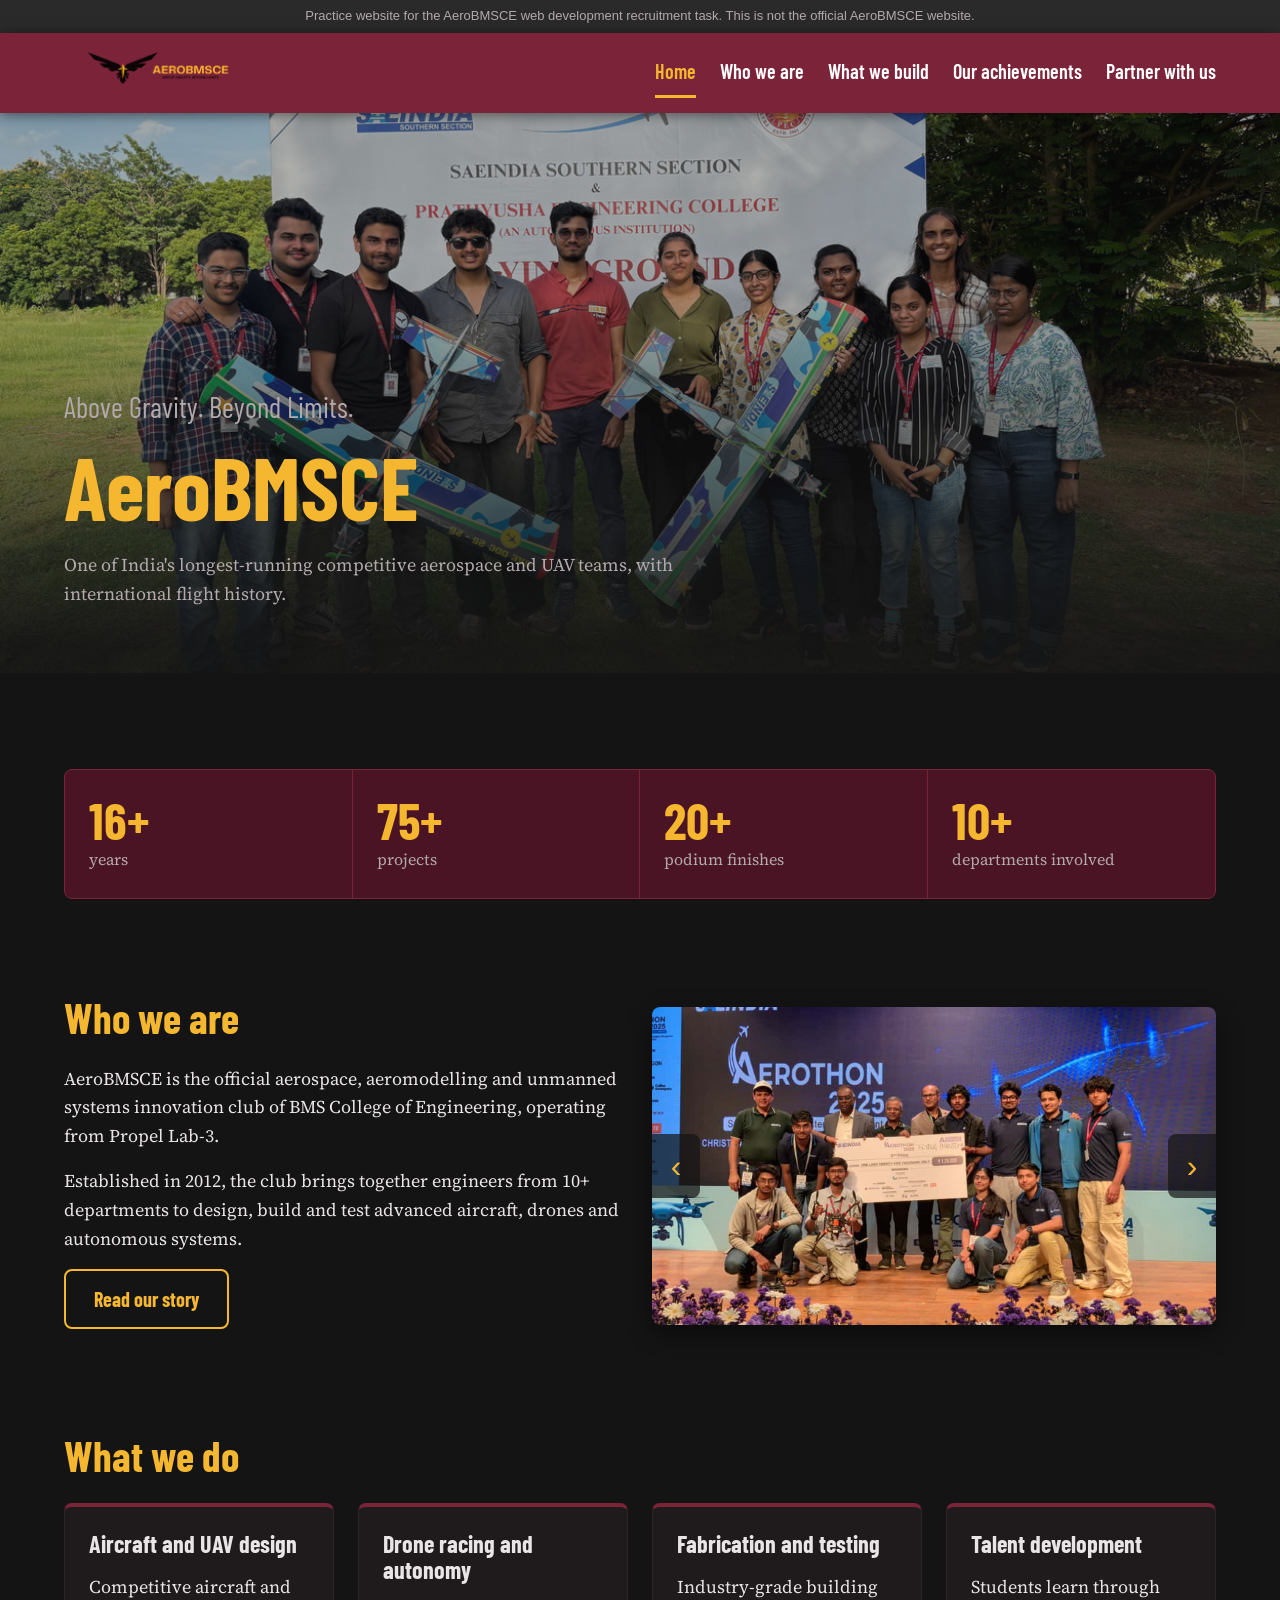
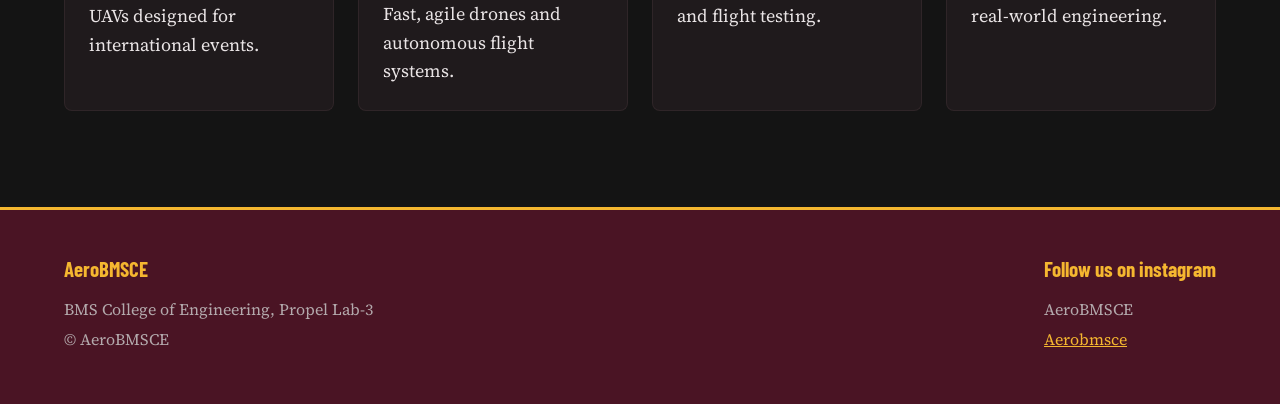
<file: index.html>
<!DOCTYPE html>
<html lang="en">
<head>
  <meta charset="utf-8">
  <meta name="viewport" content="width=device-width, initial-scale=1">
  <meta name="robots" content="noindex">
  <title>AeroBMSCE | Above Gravity, Beyond Limits</title>

  <!-- Fonts: Barlow Condensed (headings) + Source Serif 4 (text) -->
  <link rel="preconnect" href="https://fonts.googleapis.com">
  <link rel="preconnect" href="https://fonts.gstatic.com" crossorigin>
  <link href="https://fonts.googleapis.com/css2?family=Barlow+Condensed:wght@600;700&family=Source+Serif+4:wght@400;600&display=swap" rel="stylesheet">

  <link rel="stylesheet" href="style.css">
  <script src="script.js" defer></script>
</head>
<body>

  <div class="notice">Practice website for the AeroBMSCE web development recruitment task. This is not the official AeroBMSCE website.</div>

  <!-- ===== NAVIGATION (copy this exact block to every page) ===== -->
  <header class="site-header">
    <div class="container">
      <a class="logo" href="index.html"><img src="images/header-logo.png" alt="AeroBMSCE logo"></a>
      <nav class="nav">
        <a href="index.html" class="active">Home</a>
        <a href="who-we-are.html">Who we are</a>
        <a href="what-we-build.html">What we build</a>
        <a href="achievements.html">Our achievements</a>
        <a href="partner.html">Partner with us</a>
      </nav>
    </div>
  </header>

  <main>

    <!-- ===== HERO ===== -->
    <section class="hero">
      <div class="container">
        <p class="tagline">Above Gravity. Beyond Limits.</p>
        <h1>AeroBMSCE</h1>
        <p>One of India's longest-running competitive aerospace and UAV teams, with international flight history.</p>
      </div>
    </section>

    <!-- ===== NUMBERS ===== -->
    <section class="section">
      <div class="container">
        <div class="stats">
          <div class="stat"><strong>16+</strong><span>years</span></div>
          <div class="stat"><strong>75+</strong><span>projects</span></div>
          <div class="stat"><strong>20+</strong><span>podium finishes</span></div>
          <div class="stat"><strong>10+</strong><span>departments involved</span></div>
        </div>
      </div>
    </section>

    <!-- ===== INTRO ===== -->
    <section class="section">
      <div class="container grid grid-2">
        <div>
          <h2>Who we are</h2>
          <p>AeroBMSCE is the official aerospace, aeromodelling and unmanned systems innovation club of BMS College of Engineering, operating from Propel Lab-3.</p>
          <p>Established in 2012, the club brings together engineers from 10+ departments to design, build and test advanced aircraft, drones and autonomous systems.</p>
          <a class="btn btn-outline" href="who-we-are.html">Read our story</a>
        </div>
        <div class="slideshow" id="slideshow">
          <img id="slide" src="images/photo1.jpg" alt="AeroBMSCE aircraft and team photo">
          <button class="prev" aria-label="Previous photo">&#8249;</button>
          <button class="next" aria-label="Next photo">&#8250;</button>
        </div>
      </div>
    </section>

    <!-- ===== WHAT WE DO ===== -->
    <section class="section">
      <div class="container">
        <h2>What we do</h2>
        <div class="grid grid-4">
          <div class="card"><h3>Aircraft and UAV design</h3><p>Competitive aircraft and UAVs designed for international events.</p></div>
          <div class="card"><h3>Drone racing and autonomy</h3><p>Fast, agile drones and autonomous flight systems.</p></div>
          <div class="card"><h3>Fabrication and testing</h3><p>Industry-grade building and flight testing.</p></div>
          <div class="card"><h3>Talent development</h3><p>Students learn through real-world engineering.</p></div>
        </div>
      </div>
    </section>

  </main>

  <!-- ===== FOOTER (copy this exact block to every page) ===== -->
  <footer class="site-footer">
    <div class="container">
      <div>
        <h3>AeroBMSCE</h3>
        <p>BMS College of Engineering, Propel Lab-3</p>
        <p>&copy; AeroBMSCE</p>
      </div>
      <div>
        <h3>Follow us on instagram</h3>
        <p>AeroBMSCE</p>
        <p><a href="https://www.instagram.com/bmsceaero/">Aerobmsce</a></p>
      </div>
    </div>
  </footer>

</body>
</html>
</file>
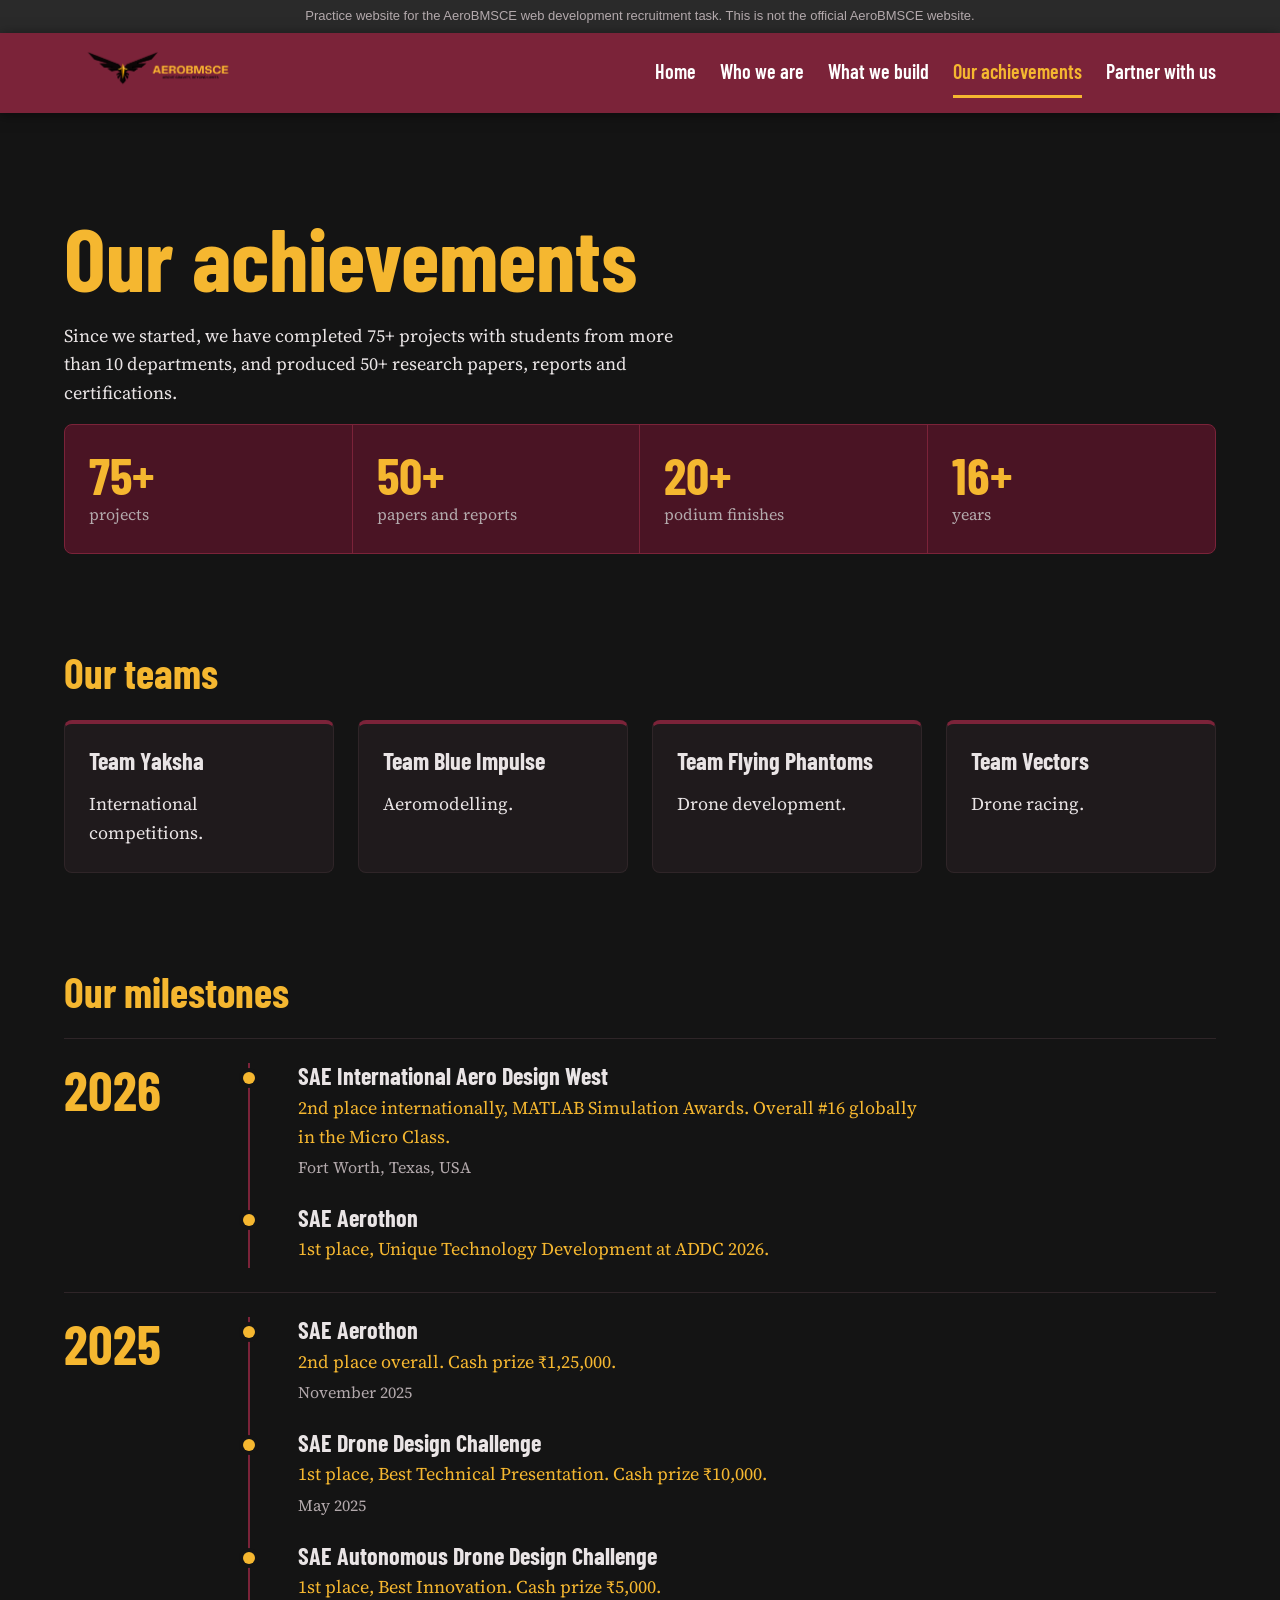
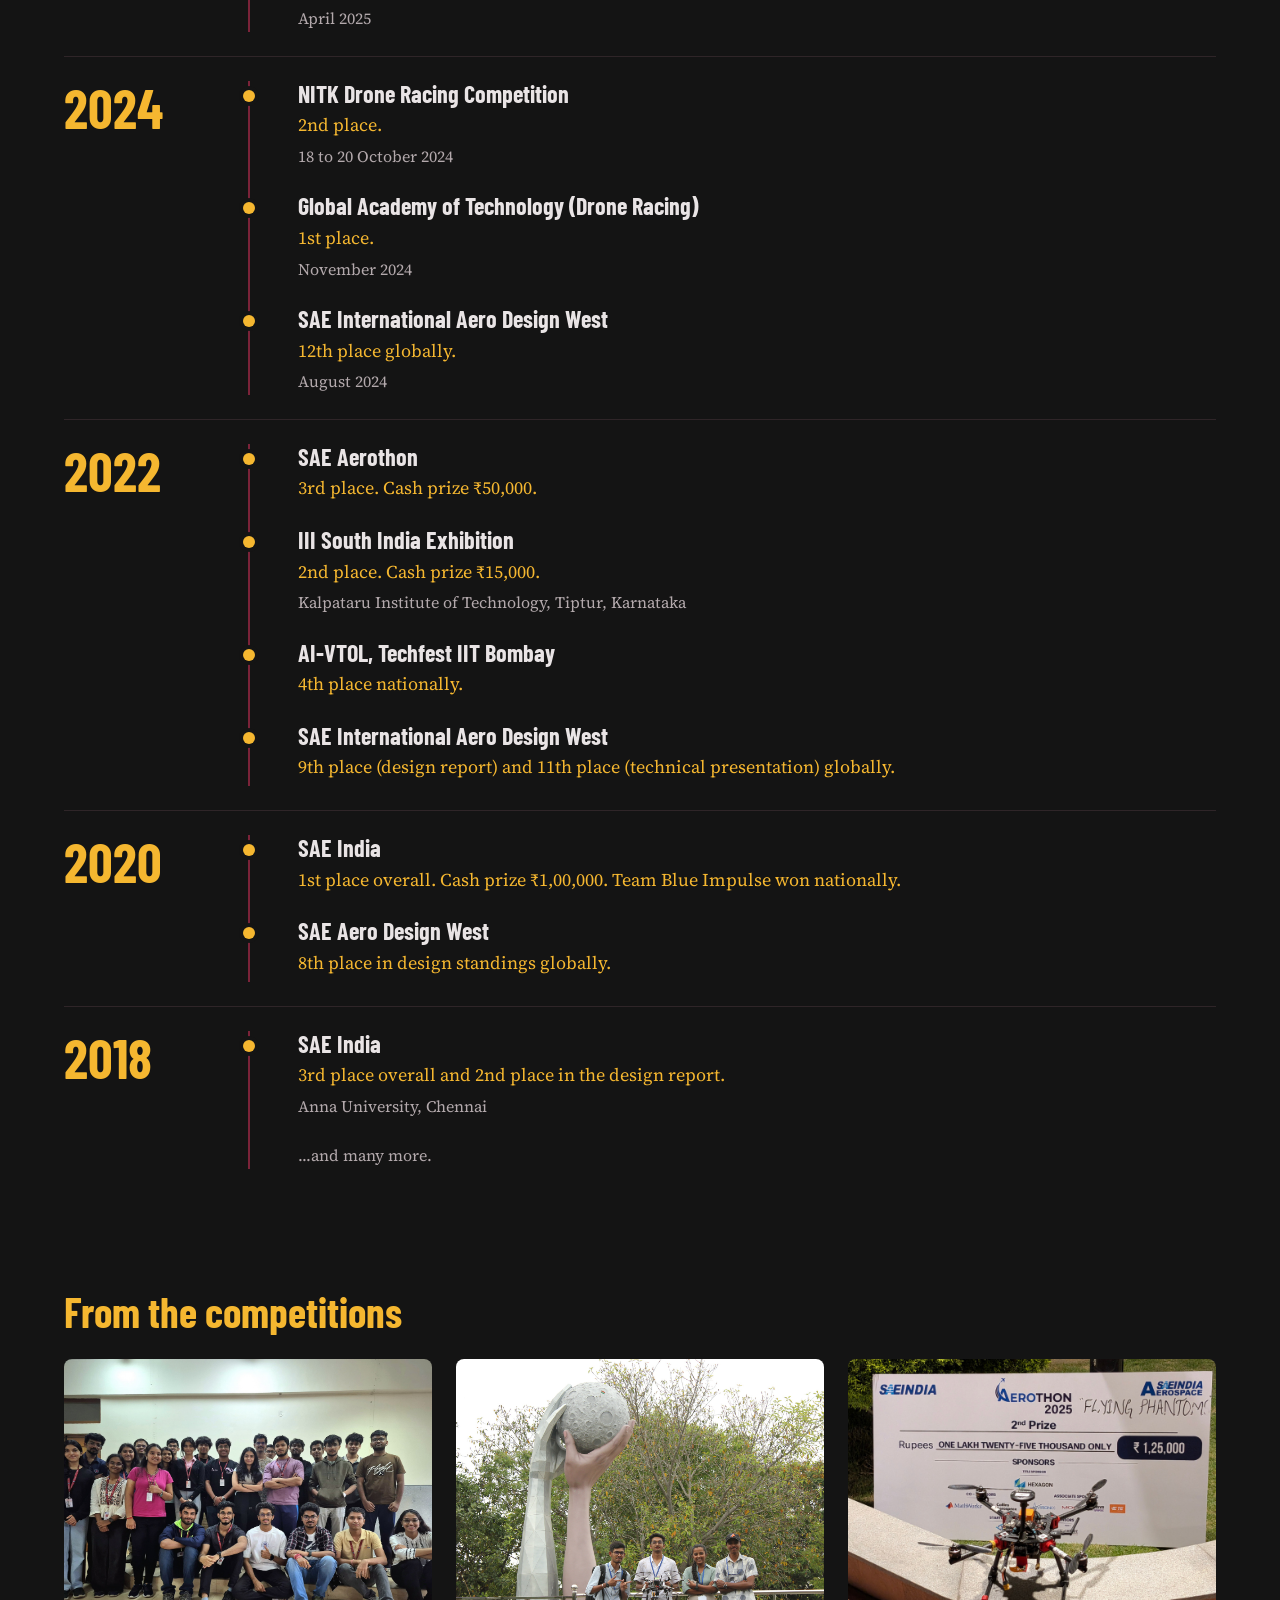
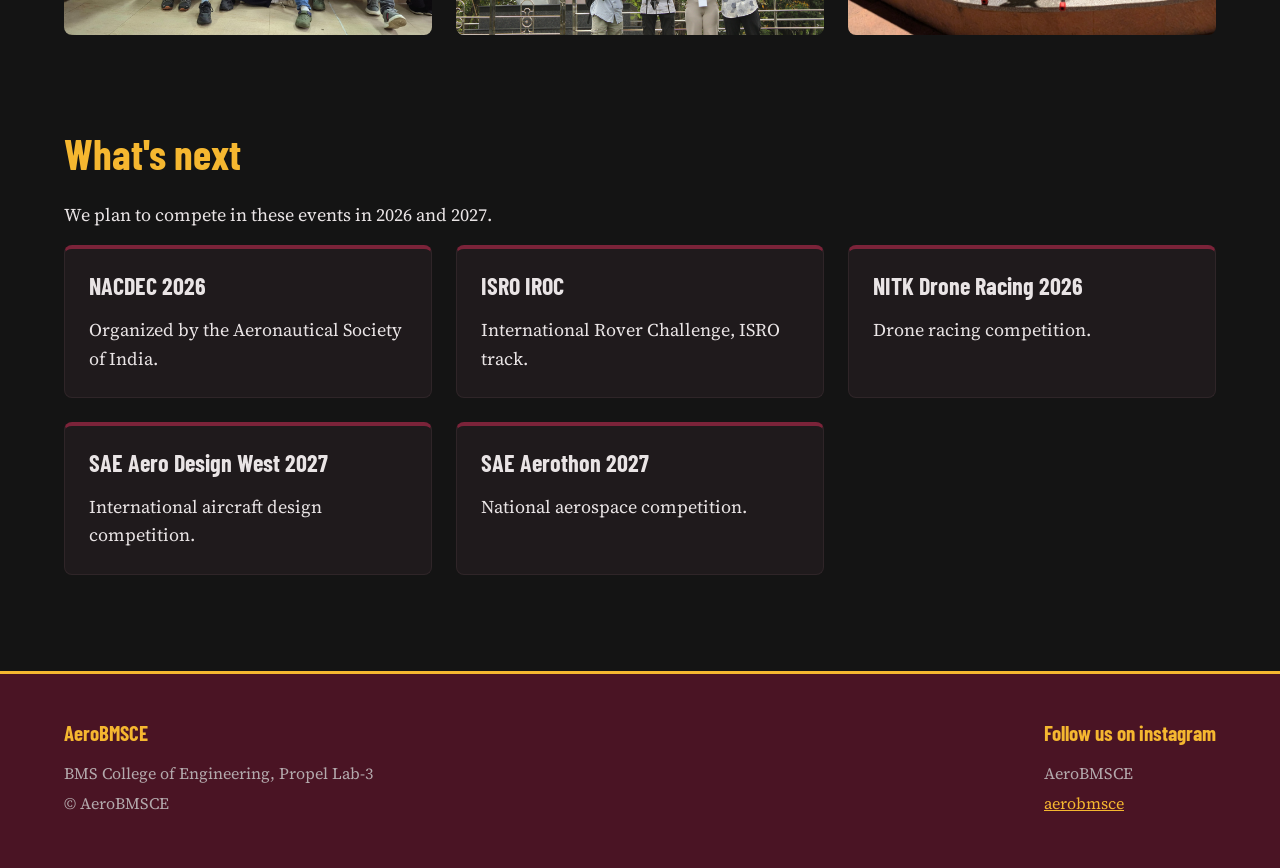
<file: achievements.html>
<!DOCTYPE html>
<html lang="en">
<head>
  <meta charset="utf-8">
  <meta name="viewport" content="width=device-width, initial-scale=1">
  <meta name="robots" content="noindex">
  <title>Our achievements | AeroBMSCE</title>

  <link rel="preconnect" href="https://fonts.googleapis.com">
  <link rel="preconnect" href="https://fonts.gstatic.com" crossorigin>
  <link href="https://fonts.googleapis.com/css2?family=Barlow+Condensed:wght@600;700&family=Source+Serif+4:wght@400;600&display=swap" rel="stylesheet">

  <link rel="stylesheet" href="style.css">
</head>
<body>

  <div class="notice">Practice website for the AeroBMSCE web development recruitment task. This is not the official AeroBMSCE website.</div>

  <!-- ===== NAVIGATION ===== -->
  <header class="site-header">
    <div class="container">
      <a class="logo" href="index.html"><img src="images/header-logo.png" alt="AeroBMSCE logo"></a>
      <nav class="nav">
        <a href="index.html">Home</a>
        <a href="who-we-are.html">Who we are</a>
        <a href="what-we-build.html">What we build</a>
        <a href="achievements.html" class="active">Our achievements</a>
        <a href="partner.html">Partner with us</a>
      </nav>
    </div>
  </header>

  <main>

    <!-- ===== TITLE + NUMBERS ===== -->
    <section class="section">
      <div class="container">
        <h1>Our achievements</h1>
        <p>Since we started, we have completed 75+ projects with students from more than 10 departments, and produced 50+ research papers, reports and certifications.</p>
        <div class="stats">
          <div class="stat"><strong>75+</strong><span>projects</span></div>
          <div class="stat"><strong>50+</strong><span>papers and reports</span></div>
          <div class="stat"><strong>20+</strong><span>podium finishes</span></div>
          <div class="stat"><strong>16+</strong><span>years</span></div>
        </div>
      </div>
    </section>

    <!-- ===== OUR TEAMS ===== -->
    <section class="section">
      <div class="container">
        <h2>Our teams</h2>
        <div class="grid grid-4">
          <div class="card"><h3>Team Yaksha</h3><p>International competitions.</p></div>
          <div class="card"><h3>Team Blue Impulse</h3><p>Aeromodelling.</p></div>
          <div class="card"><h3>Team Flying Phantoms</h3><p>Drone development.</p></div>
          <div class="card"><h3>Team Vectors</h3><p>Drone racing.</p></div>
        </div>
      </div>
    </section>

    <!-- ===== MILESTONES BY YEAR ===== -->
    <section class="section">
      <div class="container">
        <h2>Our milestones</h2>

        <div class="year-block">
          <div class="year">2026</div>
          <div>
            <div class="entry">
              <h3>SAE International Aero Design West</h3>
              <p class="result">2nd place internationally, MATLAB Simulation Awards. Overall #16 globally in the Micro Class.</p>
              <p class="meta">Fort Worth, Texas, USA</p>
            </div>
            <div class="entry">
              <h3>SAE Aerothon</h3>
              <p class="result">1st place, Unique Technology Development at ADDC 2026.</p>
            </div>
          </div>
        </div>

        <div class="year-block">
          <div class="year">2025</div>
          <div>
            <div class="entry">
              <h3>SAE Aerothon</h3>
              <p class="result">2nd place overall. Cash prize ₹1,25,000.</p>
              <p class="meta">November 2025</p>
            </div>
            <div class="entry">
              <h3>SAE Drone Design Challenge</h3>
              <p class="result">1st place, Best Technical Presentation. Cash prize ₹10,000.</p>
              <p class="meta">May 2025</p>
            </div>
            <div class="entry">
              <h3>SAE Autonomous Drone Design Challenge</h3>
              <p class="result">1st place, Best Innovation. Cash prize ₹5,000.</p>
              <p class="meta">April 2025</p>
            </div>
          </div>
        </div>

        <div class="year-block">
          <div class="year">2024</div>
          <div>
            <div class="entry">
              <h3>NITK Drone Racing Competition</h3>
              <p class="result">2nd place.</p>
              <p class="meta">18 to 20 October 2024</p>
            </div>
            <div class="entry">
              <h3>Global Academy of Technology (Drone Racing)</h3>
              <p class="result">1st place.</p>
              <p class="meta">November 2024</p>
            </div>
            <div class="entry">
              <h3>SAE International Aero Design West</h3>
              <p class="result">12th place globally.</p>
              <p class="meta">August 2024</p>
            </div>
          </div>
        </div>

        <div class="year-block">
          <div class="year">2022</div>
          <div>
            <div class="entry">
              <h3>SAE Aerothon</h3>
              <p class="result">3rd place. Cash prize ₹50,000.</p>
            </div>
            <div class="entry">
              <h3>III South India Exhibition</h3>
              <p class="result">2nd place. Cash prize ₹15,000.</p>
              <p class="meta">Kalpataru Institute of Technology, Tiptur, Karnataka</p>
            </div>
            <div class="entry">
              <h3>AI-VTOL, Techfest IIT Bombay</h3>
              <p class="result">4th place nationally.</p>
            </div>
            <div class="entry">
              <h3>SAE International Aero Design West</h3>
              <p class="result">9th place (design report) and 11th place (technical presentation) globally.</p>
            </div>
          </div>
        </div>

        <div class="year-block">
          <div class="year">2020</div>
          <div>
            <div class="entry">
              <h3>SAE India</h3>
              <p class="result">1st place overall. Cash prize ₹1,00,000. Team Blue Impulse won nationally.</p>
            </div>
            <div class="entry">
              <h3>SAE Aero Design West</h3>
              <p class="result">8th place in design standings globally.</p>
            </div>
          </div>
        </div>

        <div class="year-block">
          <div class="year">2018</div>
          <div>
            <div class="entry">
              <h3>SAE India</h3>
              <p class="result">3rd place overall and 2nd place in the design report.</p>
              <p class="meta">Anna University, Chennai</p>
            </div>
            <p class="meta">...and many more.</p>
          </div>
        </div>
      </div>
    </section>

    <!-- ===== PHOTOS ===== -->
    <section class="section">
      <div class="container">
        <h2>From the competitions</h2>
        <div class="grid grid-3 gallery">
          <img src="images/photo5.jpg" alt="AeroBMSCE at a competition">
          <img src="images/photo6.jpg" alt="AeroBMSCE team with aircraft">
          <img src="images/photo7.jpg" alt="AeroBMSCE aircraft being tested">
        </div>
      </div>
    </section>

    <!-- ===== WHAT'S NEXT ===== -->
    <section class="section">
      <div class="container">
        <h2>What's next</h2>
        <p>We plan to compete in these events in 2026 and 2027.</p>
        <div class="grid grid-3">
          <div class="card"><h3>NACDEC 2026</h3><p>Organized by the Aeronautical Society of India.</p></div>
          <div class="card"><h3>ISRO IROC</h3><p>International Rover Challenge, ISRO track.</p></div>
          <div class="card"><h3>NITK Drone Racing 2026</h3><p>Drone racing competition.</p></div>
          <div class="card"><h3>SAE Aero Design West 2027</h3><p>International aircraft design competition.</p></div>
          <div class="card"><h3>SAE Aerothon 2027</h3><p>National aerospace competition.</p></div>
        </div>
      </div>
    </section>

  </main>

  <!-- ===== FOOTER ===== -->
  <footer class="site-footer">
    <div class="container">
      <div>
        <h3>AeroBMSCE</h3>
        <p>BMS College of Engineering, Propel Lab-3</p>
        <p>&copy; AeroBMSCE</p>
      </div>
      <div>
        <h3>Follow us on instagram</h3>
        <p>AeroBMSCE</p>
        <p><a href="https://www.instagram.com/bmsceaero/">aerobmsce</a></p>
      </div>
    </div>
  </footer>

</body>
</html>
</file>
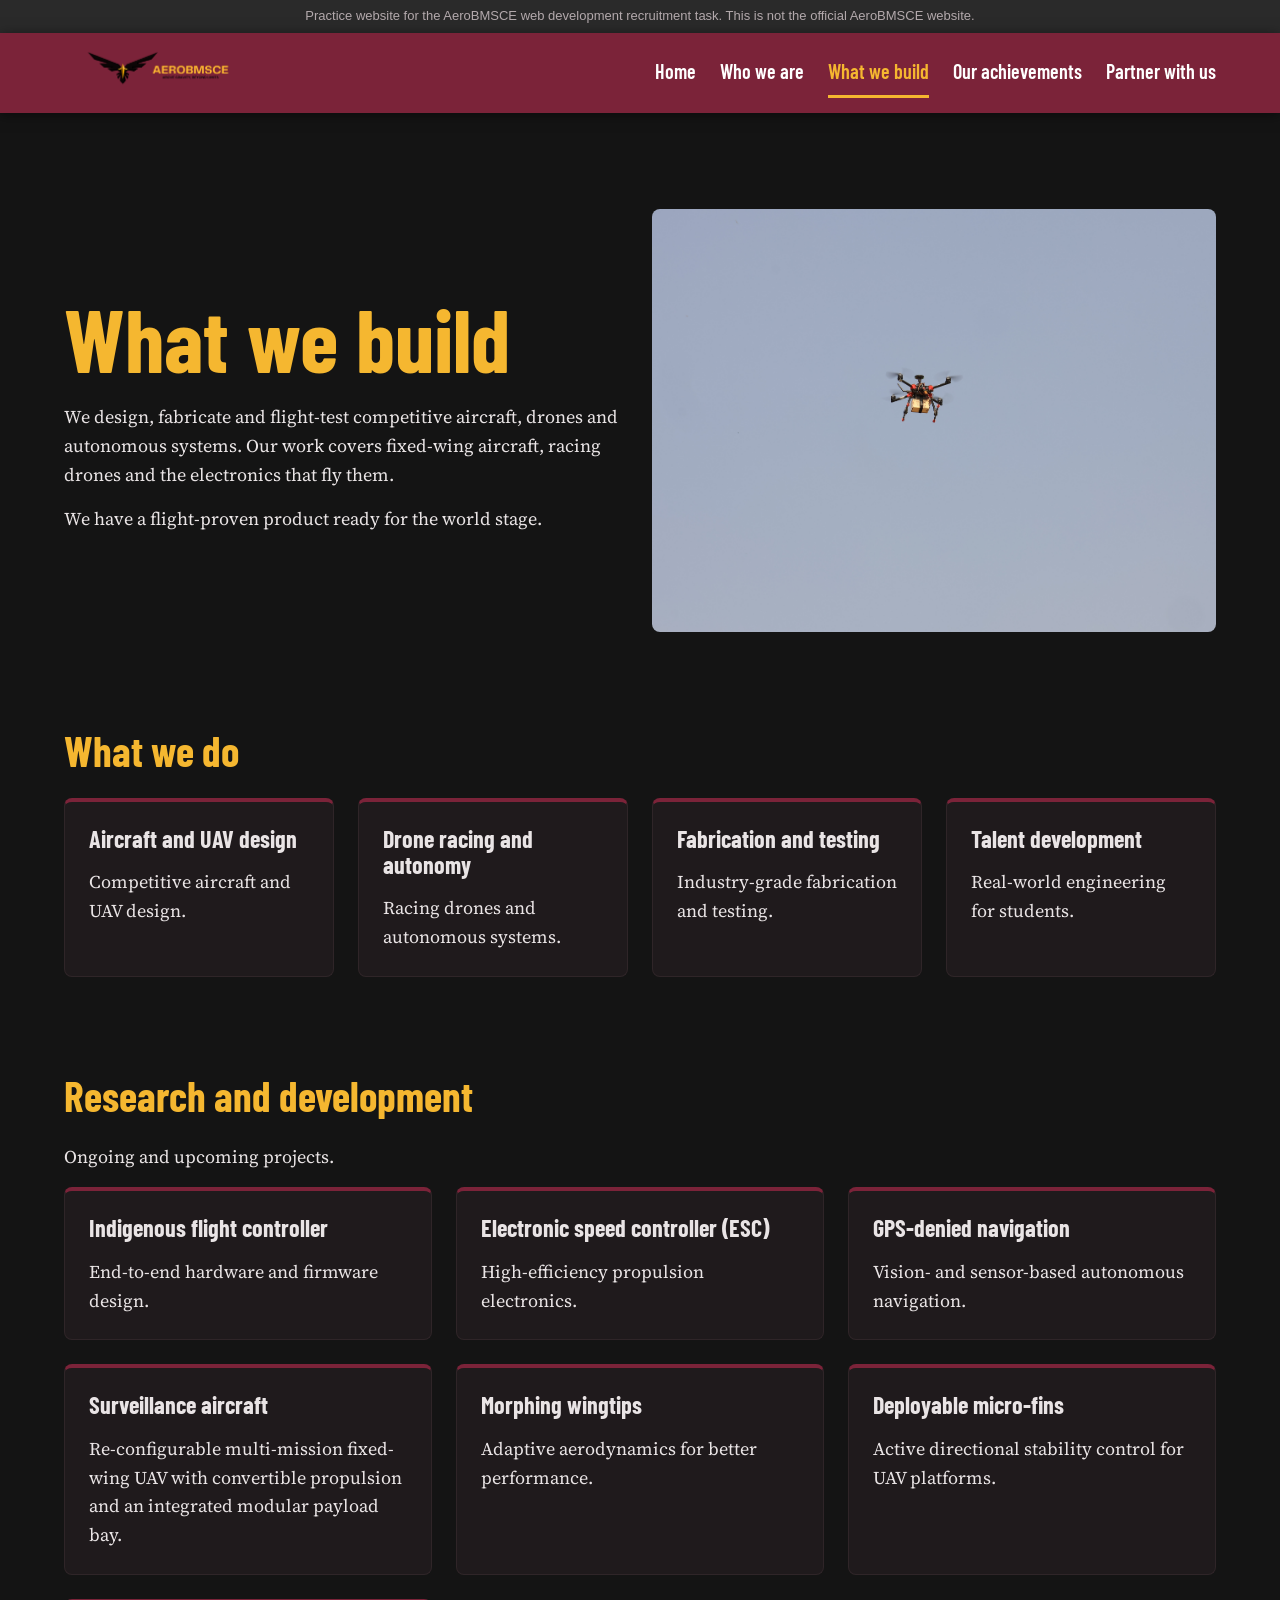
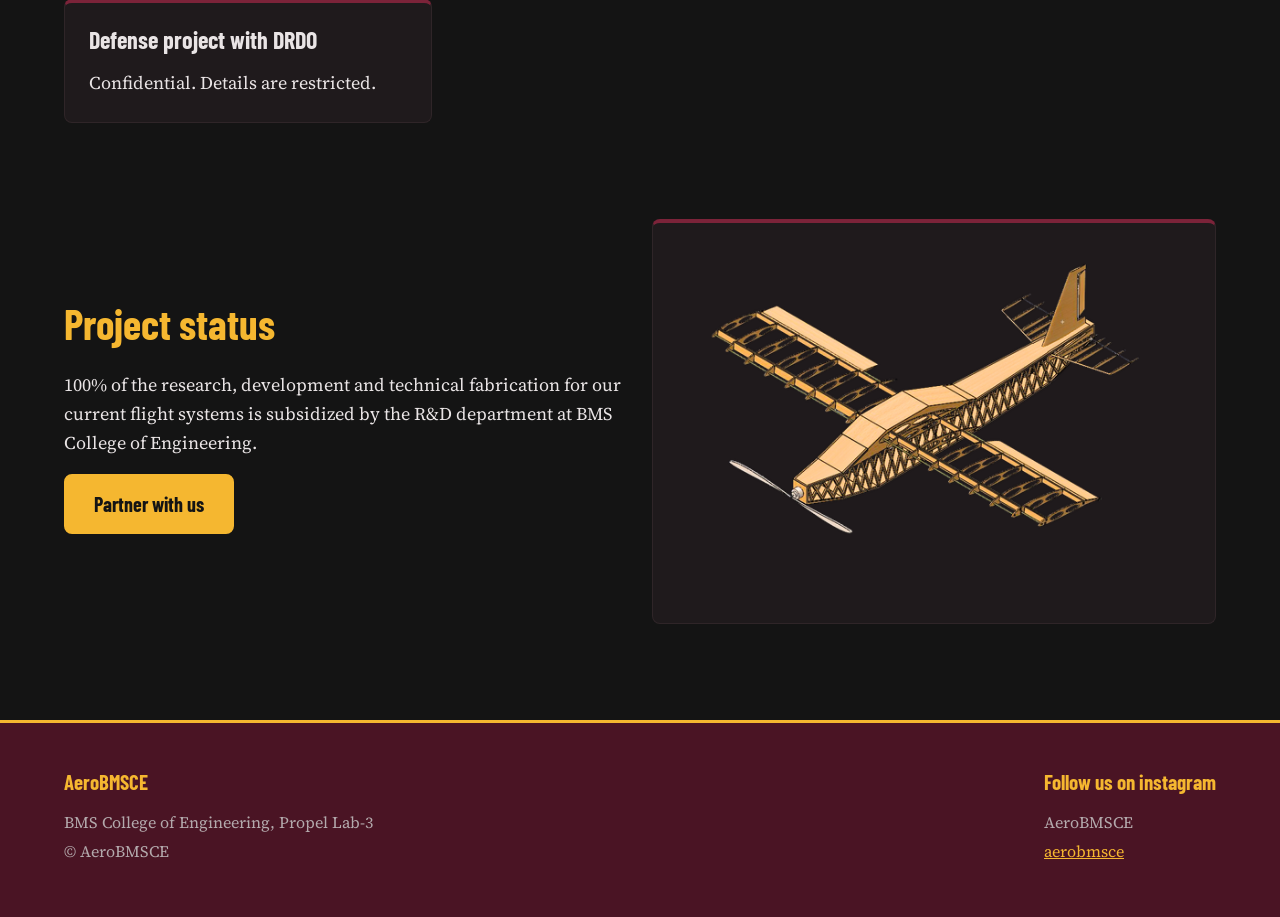
<file: what-we-build.html>
<!DOCTYPE html>
<html lang="en">
<head>
  <meta charset="utf-8">
  <meta name="viewport" content="width=device-width, initial-scale=1">
  <meta name="robots" content="noindex">
  <title>What we build | AeroBMSCE</title>

  <link rel="preconnect" href="https://fonts.googleapis.com">
  <link rel="preconnect" href="https://fonts.gstatic.com" crossorigin>
  <link href="https://fonts.googleapis.com/css2?family=Barlow+Condensed:wght@600;700&family=Source+Serif+4:wght@400;600&display=swap" rel="stylesheet">

  <link rel="stylesheet" href="style.css">
</head>
<body>

  <div class="notice">Practice website for the AeroBMSCE web development recruitment task. This is not the official AeroBMSCE website.</div>

  <!-- ===== NAVIGATION ===== -->
  <header class="site-header">
    <div class="container">
      <a class="logo" href="index.html"><img src="images/header-logo.png" alt="AeroBMSCE logo"></a>
      <nav class="nav">
        <a href="index.html">Home</a>
        <a href="who-we-are.html">Who we are</a>
        <a href="what-we-build.html" class="active">What we build</a>
        <a href="achievements.html">Our achievements</a>
        <a href="partner.html">Partner with us</a>
      </nav>
    </div>
  </header>

  <main>

    <!-- ===== TITLE ===== -->
    <section class="section">
      <div class="container grid grid-2">
        <div>
          <h1>What we build</h1>
          <p>We design, fabricate and flight-test competitive aircraft, drones and autonomous systems. Our work covers fixed-wing aircraft, racing drones and the electronics that fly them.</p>
          <p>We have a flight-proven product ready for the world stage.</p>
        </div>
        <div class="gallery">
          <img src="images/photo8.jpg" alt="AeroBMSCE aircraft">
        </div>
      </div>
    </section>

    <!-- ===== WHAT WE DO ===== -->
    <section class="section">
      <div class="container">
        <h2>What we do</h2>
        <div class="grid grid-4">
          <div class="card"><h3>Aircraft and UAV design</h3><p>Competitive aircraft and UAV design.</p></div>
          <div class="card"><h3>Drone racing and autonomy</h3><p>Racing drones and autonomous systems.</p></div>
          <div class="card"><h3>Fabrication and testing</h3><p>Industry-grade fabrication and testing.</p></div>
          <div class="card"><h3>Talent development</h3><p>Real-world engineering for students.</p></div>
        </div>
      </div>
    </section>

    <!-- ===== R&D PROJECTS ===== -->
    <section class="section">
      <div class="container">
        <h2>Research and development</h2>
        <p>Ongoing and upcoming projects.</p>
        <div class="grid grid-3">
          <div class="card"><h3>Indigenous flight controller</h3><p>End-to-end hardware and firmware design.</p></div>
          <div class="card"><h3>Electronic speed controller (ESC)</h3><p>High-efficiency propulsion electronics.</p></div>
          <div class="card"><h3>GPS-denied navigation</h3><p>Vision- and sensor-based autonomous navigation.</p></div>
          <div class="card"><h3>Surveillance aircraft</h3><p>Re-configurable multi-mission fixed-wing UAV with convertible propulsion and an integrated modular payload bay.</p></div>
          <div class="card"><h3>Morphing wingtips</h3><p>Adaptive aerodynamics for better performance.</p></div>
          <div class="card"><h3>Deployable micro-fins</h3><p>Active directional stability control for UAV platforms.</p></div>
          <div class="card"><h3>Defense project with DRDO</h3><p>Confidential. Details are restricted.</p></div>
        </div>
      </div>
    </section>

    <!-- ===== DESIGN + STATUS ===== -->
    <section class="section">
      <div class="container grid grid-2">
        <div>
          <h2>Project status</h2>
          <p>100% of the research, development and technical fabrication for our current flight systems is subsidized by the R&amp;D department at BMS College of Engineering.</p>
          <a class="btn" href="partner.html">Partner with us</a>
        </div>
        <div class="card">
          <img src="images/cad-plane.png" alt="CAD drawing of an AeroBMSCE aircraft">
        </div>
      </div>
    </section>

  </main>

  <!-- ===== FOOTER ===== -->
  <footer class="site-footer">
    <div class="container">
      <div>
        <h3>AeroBMSCE</h3>
        <p>BMS College of Engineering, Propel Lab-3</p>
        <p>&copy; AeroBMSCE</p>
      </div>
      <div>
        <h3>Follow us on instagram</h3>
        <p>AeroBMSCE</p>
        <p><a href="https://www.instagram.com/bmsceaero/">aerobmsce</a></p>
      </div>
    </div>
  </footer>

</body>
</html>
</file>
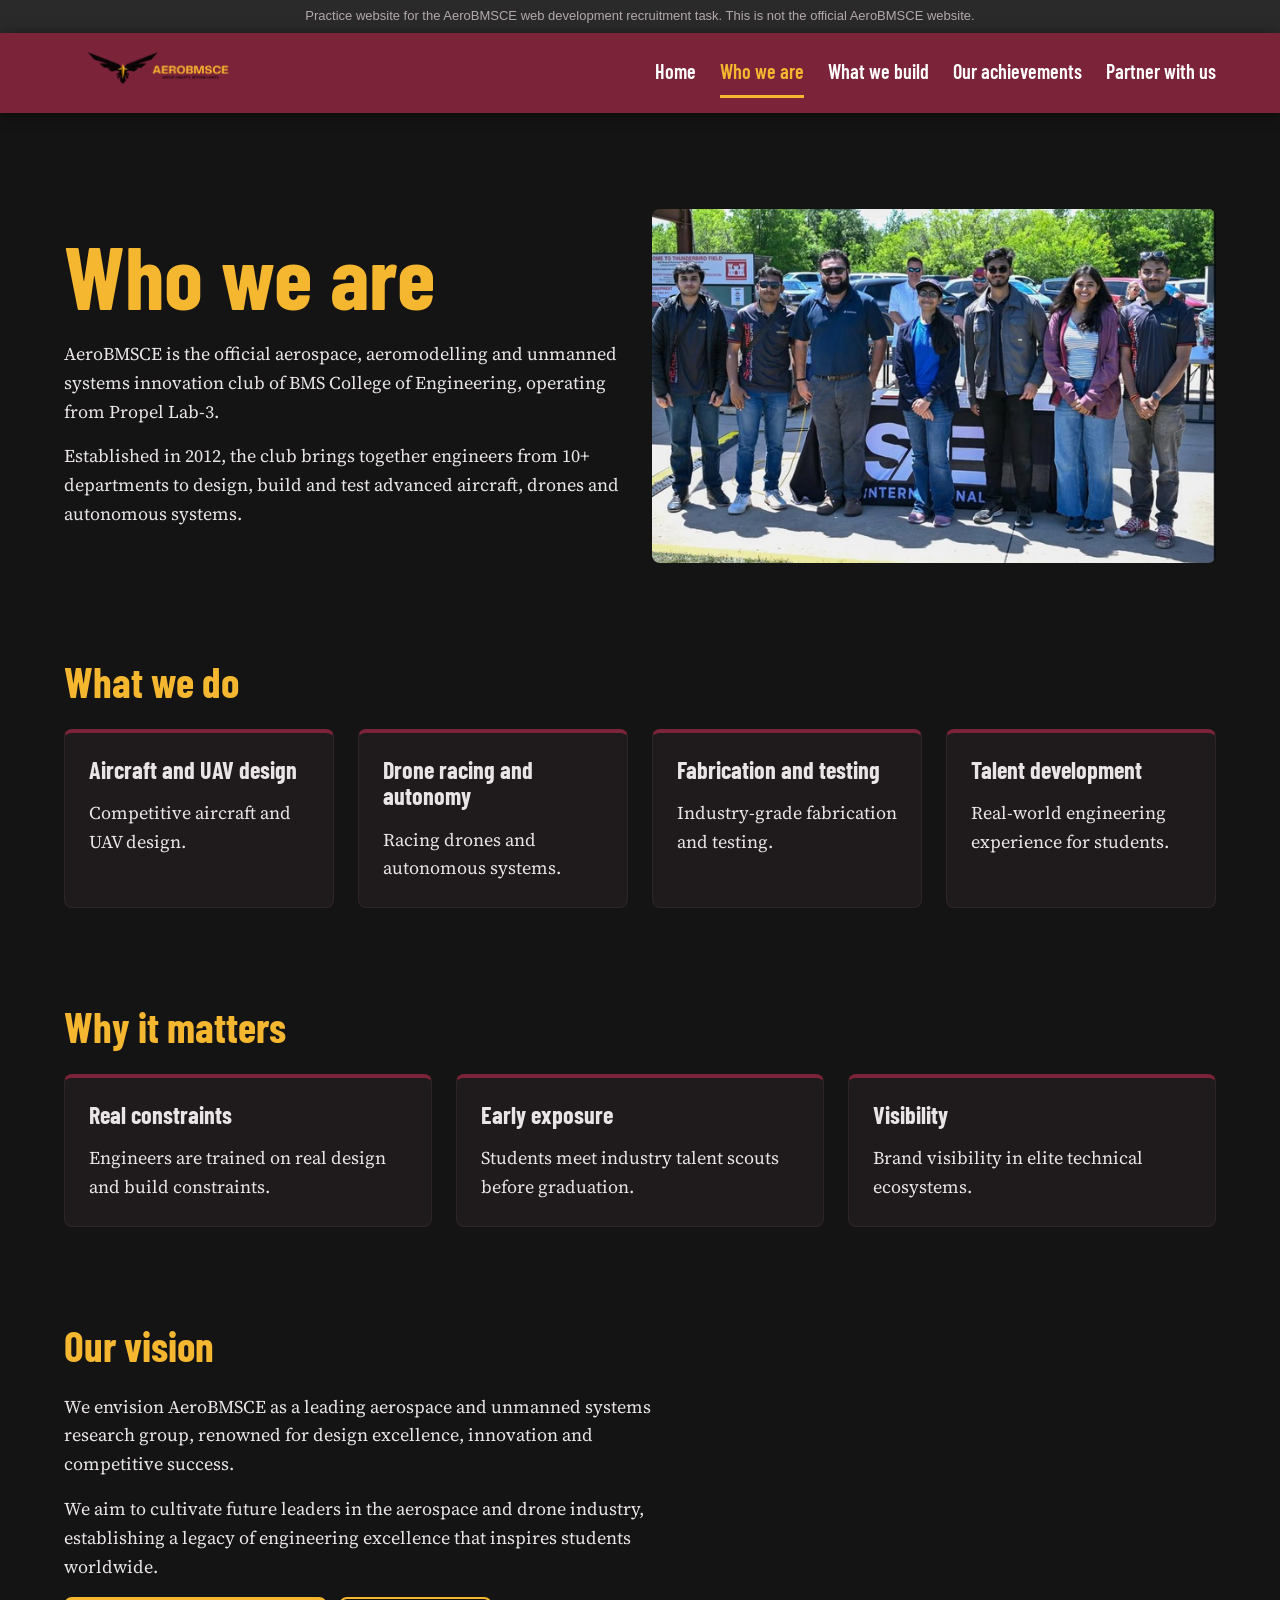
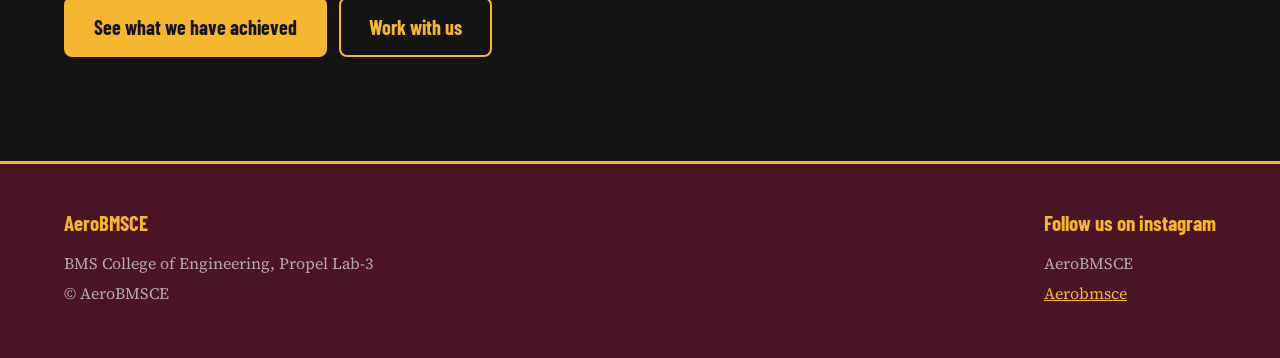
<file: who-we-are.html>
<!DOCTYPE html>
<html lang="en">
<head>
  <meta charset="utf-8">
  <meta name="viewport" content="width=device-width, initial-scale=1">
  <meta name="robots" content="noindex">
  <title>Who we are | AeroBMSCE</title>

  <link rel="preconnect" href="https://fonts.googleapis.com">
  <link rel="preconnect" href="https://fonts.gstatic.com" crossorigin>
  <link href="https://fonts.googleapis.com/css2?family=Barlow+Condensed:wght@600;700&family=Source+Serif+4:wght@400;600&display=swap" rel="stylesheet">

  <link rel="stylesheet" href="style.css">
</head>
<body>

  <div class="notice">Practice website for the AeroBMSCE web development recruitment task. This is not the official AeroBMSCE website.</div>

  <!-- ===== NAVIGATION (same on every page; only "active" moves) ===== -->
  <header class="site-header">
    <div class="container">
      <a class="logo" href="index.html"><img src="images/header-logo.png" alt="AeroBMSCE logo"></a>
      <nav class="nav">
        <a href="index.html">Home</a>
        <a href="who-we-are.html" class="active">Who we are</a>
        <a href="what-we-build.html">What we build</a>
        <a href="achievements.html">Our achievements</a>
        <a href="partner.html">Partner with us</a>
      </nav>
    </div>
  </header>

  <main>

    <!-- ===== PAGE TITLE ===== -->
    <section class="section">
      <div class="container grid grid-2">
        <div>
          <h1>Who we are</h1>
          <p>AeroBMSCE is the official aerospace, aeromodelling and unmanned systems innovation club of BMS College of Engineering, operating from Propel Lab-3.</p>
          <p>Established in 2012, the club brings together engineers from 10+ departments to design, build and test advanced aircraft, drones and autonomous systems.</p>
        </div>
        <img src="images/photo3.jpg" alt="AeroBMSCE team with aircraft" class="rounded">
      </div>
    </section>

    <!-- ===== WHAT WE DO ===== -->
    <section class="section">
      <div class="container">
        <h2>What we do</h2>
        <div class="grid grid-4">
          <div class="card"><h3>Aircraft and UAV design</h3><p>Competitive aircraft and UAV design.</p></div>
          <div class="card"><h3>Drone racing and autonomy</h3><p>Racing drones and autonomous systems.</p></div>
          <div class="card"><h3>Fabrication and testing</h3><p>Industry-grade fabrication and testing.</p></div>
          <div class="card"><h3>Talent development</h3><p>Real-world engineering experience for students.</p></div>
        </div>
      </div>
    </section>

    <!-- ===== WHY IT MATTERS ===== -->
    <section class="section">
      <div class="container">
        <h2>Why it matters</h2>
        <div class="grid grid-3">
          <div class="card"><h3>Real constraints</h3><p>Engineers are trained on real design and build constraints.</p></div>
          <div class="card"><h3>Early exposure</h3><p>Students meet industry talent scouts before graduation.</p></div>
          <div class="card"><h3>Visibility</h3><p>Brand visibility in elite technical ecosystems.</p></div>
        </div>
      </div>
    </section>

    <!-- ===== VISION ===== -->
    <section class="section">
      <div class="container">
        <h2>Our vision</h2>
        <p>We envision AeroBMSCE as a leading aerospace and unmanned systems research group, renowned for design excellence, innovation and competitive success.</p>
        <p>We aim to cultivate future leaders in the aerospace and drone industry, establishing a legacy of engineering excellence that inspires students worldwide.</p>
        <a class="btn" href="achievements.html">See what we have achieved</a>
        <a class="btn btn-outline" href="partner.html">Work with us</a>
      </div>
    </section>

  </main>

  <!-- ===== FOOTER (same on every page) ===== -->
  <footer class="site-footer">
    <div class="container">
      <div>
        <h3>AeroBMSCE</h3>
        <p>BMS College of Engineering, Propel Lab-3</p>
        <p>&copy; AeroBMSCE</p>
      </div>
      <div>
        <h3>Follow us on instagram</h3>
        <p>AeroBMSCE</p>
        <p><a href="https://www.instagram.com/bmsceaero/">Aerobmsce</a></p>
      </div>
    </div>
  </footer>

</body>
</html>
</file>
<file: style.css>
/* ============================================================
   AeroBMSCE - shared styles (used by every page)
   Sections: 1 Variables | 2 Base | 3 Layout | 4 Header/Footer
             5 Buttons | 6 Cards | 7 Home | 8 Achievements
             9 Partner | 10 Small screens
   Change colors, fonts and spacing in section 1 and the whole
   site updates.
   ============================================================ */

/* ---------- 1. VARIABLES ---------- */
:root {
  /* colors */
  --bg: #141414;
  --surface: #1f1a1c;
  --border: #2f2528;
  --maroon: #7b2339;
  --maroon-deep: #4a1424;
  --gold: #f5b730;
  --text: #e9e4e5;
  --muted: #b3a9ac;

  /* fonts */
  --font-head: "Barlow Condensed", "Arial Narrow", sans-serif;
  --font-body: "Source Serif 4", Georgia, serif;

  /* spacing scale (use these instead of random numbers) */
  --space-1: 8px;
  --space-2: 16px;
  --space-3: 24px;
  --space-4: 48px;
  --space-5: 96px;

  --radius: 8px;
  --shadow: 0 8px 24px rgba(0, 0, 0, 0.45);
  --speed: 0.2s;
}

/* ---------- 2. BASE ---------- */
* { box-sizing: border-box; }

html {
  scroll-behavior: smooth;
  scroll-padding-top: 100px;   /* so the sticky header never hides a target */
}

body {
  margin: 0;
  background: var(--bg);
  color: var(--text);
  font-family: var(--font-body);
  font-size: 18px;
  line-height: 1.6;
  -webkit-font-smoothing: antialiased;
}

::selection { background: var(--gold); color: #141414; }

img { max-width: 100%; height: auto; display: block; }
.rounded { border-radius: var(--radius); }

a { color: var(--gold); transition: color var(--speed); }
a:hover { color: #fff; }
a:focus-visible, button:focus-visible {
  outline: 3px solid var(--gold);
  outline-offset: 3px;
}

h1, h2, h3 {
  font-family: var(--font-head);
  font-weight: 700;
  line-height: 1.1;
  margin: 0 0 var(--space-2);
}
h1 { font-size: clamp(3rem, 7vw, 5.5rem); color: var(--gold); }
h2 { font-size: 2.6rem; color: var(--gold); margin-bottom: var(--space-3); }
h3 { font-size: 1.5rem; color: var(--text); }

p { margin: 0 0 var(--space-2); max-width: 70ch; }
ul { margin: 0; }

/* ---------- 3. LAYOUT ---------- */
.container {
  width: 100%;
  max-width: 1200px;
  margin: 0 auto;
  padding: 0 var(--space-3);
}
.section { padding: var(--space-5) 0 0; }
main > .section:last-child { padding-bottom: var(--space-5); }

.grid { display: grid; gap: var(--space-3); }
.grid-2 { grid-template-columns: repeat(2, 1fr); align-items: center; }
.grid-3 { grid-template-columns: repeat(3, 1fr); }
.grid-4 { grid-template-columns: repeat(4, 1fr); }

/* ---------- 4. HEADER, NAV, FOOTER ---------- */
.notice {
  background: #2a2a2a;
  color: var(--muted);
  font-family: Arial, sans-serif;
  font-size: 13px;
  text-align: center;
  padding: 6px var(--space-2);
}

.site-header {
  background: var(--maroon);
  position: sticky;
  top: 0;
  z-index: 10;
  box-shadow: 0 2px 12px rgba(0, 0, 0, 0.5);
}
.site-header .container {
  display: flex;
  align-items: center;
  justify-content: space-between;
  min-height: 80px;
}
.site-header .logo img { height: 56px; width: auto; }

.nav { display: flex; gap: var(--space-3); }
.nav a {
  font-family: var(--font-head);
  font-size: 1.25rem;
  font-weight: 600;
  color: #fff;
  text-decoration: none;
  padding: var(--space-1) 0;
  border-bottom: 3px solid transparent;
  transition: border-color var(--speed), color var(--speed);
}
.nav a:hover { border-bottom-color: var(--gold); }
.nav a.active { border-bottom-color: var(--gold); color: var(--gold); }

.site-footer {
  background: var(--maroon-deep);
  border-top: 3px solid var(--gold);
  padding: var(--space-4) 0;
  color: var(--muted);
  font-size: 1rem;
}
.site-footer .container {
  display: flex;
  justify-content: space-between;
  gap: var(--space-3);
  flex-wrap: wrap;
}
.site-footer h3 { color: var(--gold); font-size: 1.3rem; }
.site-footer p { margin-bottom: 4px; }

/* ---------- 5. BUTTONS ---------- */
.btn {
  display: inline-block;
  font-family: var(--font-head);
  font-size: 1.25rem;
  font-weight: 700;
  text-decoration: none;
  padding: 12px 28px;
  margin: 0 var(--space-1) var(--space-1) 0;
  border-radius: var(--radius);
  background: var(--gold);
  color: #141414;
  border: 2px solid var(--gold);
  transition: background var(--speed), color var(--speed), transform var(--speed);
}
.btn:hover { background: transparent; color: var(--gold); transform: translateY(-2px); }
.btn-outline { background: transparent; color: var(--gold); }
.btn-outline:hover { background: var(--gold); color: #141414; }

/* ---------- 6. CARDS ---------- */
.card {
  background: var(--surface);
  border: 1px solid var(--border);
  border-top: 4px solid var(--maroon);
  border-radius: var(--radius);
  padding: var(--space-3);
  transition: transform var(--speed), border-top-color var(--speed), box-shadow var(--speed);
}
.card:hover {
  transform: translateY(-4px);
  border-top-color: var(--gold);
  box-shadow: var(--shadow);
}
.card p:last-child { margin-bottom: 0; }

.stats {
  display: grid;
  grid-template-columns: repeat(4, 1fr);
  background: var(--maroon-deep);
  border: 1px solid var(--maroon);
  border-radius: var(--radius);
  overflow: hidden;
}
.stats-2 { grid-template-columns: repeat(2, 1fr); }
.stat { padding: var(--space-3); border-right: 1px solid var(--maroon); }
.stat:last-child { border-right: none; }
.stat strong {
  display: block;
  font-family: var(--font-head);
  font-size: 3.2rem;
  line-height: 1;
  color: var(--gold);
}
.stat span { color: var(--muted); font-size: 1rem; }

/* ---------- 7. HOME ---------- */
.hero {
  min-height: 560px;
  display: flex;
  align-items: flex-end;
  background:
    linear-gradient(to top, rgba(20,20,20,0.95) 5%, rgba(20,20,20,0.35) 70%),
    url("images/photo2.jpg") center 70% / cover;
}
.hero .container { padding-bottom: var(--space-4); }
.hero .tagline {
  font-family: var(--font-head);
  font-size: 1.8rem;
  margin-bottom: var(--space-1);
}
.hero p { color: var(--muted); }

.slideshow {
  position: relative;
  aspect-ratio: 16 / 9;       /* fixed shape = no page jumping between photos */
  overflow: hidden;
  border-radius: var(--radius);
  background: #000;
  box-shadow: var(--shadow);
}
.slideshow img { width: 100%; height: 100%; object-fit: cover; }
.slideshow button {
  position: absolute;
  top: 50%;
  transform: translateY(-50%);
  background: rgba(20, 20, 20, 0.7);
  color: var(--gold);
  border: none;
  font-size: 2rem;
  width: 48px;
  height: 64px;
  cursor: pointer;
  transition: background var(--speed);
}
.slideshow button:hover { background: var(--maroon); }
.slideshow .prev { left: 0; border-radius: 0 var(--radius) var(--radius) 0; }
.slideshow .next { right: 0; border-radius: var(--radius) 0 0 var(--radius); }

/* ---------- 8. ACHIEVEMENTS ---------- */
.year-block {
  display: grid;
  grid-template-columns: 160px 1fr;
  gap: var(--space-3);
  padding: var(--space-3) 0;
  border-top: 1px solid var(--border);
}
.year-block .year {
  position: sticky;          /* year stays visible while you read its entries */
  top: 100px;
  align-self: start;
  font-family: var(--font-head);
  font-size: 3.4rem;
  font-weight: 700;
  line-height: 1;
  color: var(--gold);
}
/* the entries column gets a vertical line with a gold dot per entry */
.year-block > div:last-child {
  border-left: 2px solid var(--maroon);
  padding-left: var(--space-4);
}
.entry { position: relative; margin-bottom: var(--space-3); }
.entry:last-child { margin-bottom: 0; }
.entry::before {
  content: "";
  position: absolute;
  left: calc(-1 * var(--space-4) - 7px);
  top: 0.5em;
  width: 12px;
  height: 12px;
  border-radius: 50%;
  background: var(--gold);
  box-shadow: 0 0 0 4px var(--bg);
}
.entry h3 { margin-bottom: 4px; }
.entry .result { color: var(--gold); margin-bottom: 4px; }
.entry .meta, .meta { color: var(--muted); font-size: 1rem; margin: 0; }

.gallery img {
  width: 100%;
  aspect-ratio: 4 / 3;       /* same shape for every photo */
  object-fit: cover;         /* crop, never stretch */
  border-radius: var(--radius);
  transition: transform var(--speed), box-shadow var(--speed);
}
.gallery img:hover { transform: scale(1.02); box-shadow: var(--shadow); }

/* ---------- 9. PARTNER ---------- */
.tier .tier-icon { width: 48px; height: 48px; margin-bottom: var(--space-1); }
.tier .subtitle { color: var(--gold); margin-bottom: var(--space-2); }
.tier ul, .benefits { padding-left: 20px; }
.tier li, .benefits li { margin-bottom: var(--space-1); font-size: 1rem; }
.benefits li { font-size: 1.1rem; }

/* light panel so dark partner logos stay visible */
.logo-row {
  display: flex;
  flex-wrap: wrap;
  align-items: center;
  gap: var(--space-3);
  background: #f2eeee;
  border-radius: var(--radius);
  padding: var(--space-2) var(--space-3);
  margin-bottom: var(--space-3);
}
.logo-row img { height: 48px; width: auto; max-width: 160px; object-fit: contain; }

/* ---------- 10. SMALL SCREENS ---------- */
@media (max-width: 900px) {
  .grid-3, .grid-4, .stats { grid-template-columns: repeat(2, 1fr); }
  .grid-2 { grid-template-columns: 1fr; }
  .site-header .container { flex-direction: column; padding-top: var(--space-1); padding-bottom: var(--space-1); }
  .nav { flex-wrap: wrap; justify-content: center; gap: var(--space-2); }
  .year-block { grid-template-columns: 1fr; gap: var(--space-1); }
  .year-block .year { position: static; }
}
@media (max-width: 600px) {
  .grid-3, .grid-4, .stats { grid-template-columns: 1fr; }
  .stat { border-right: none; border-bottom: 1px solid var(--maroon); }
}

/* respect people who turn off animations in their system settings */
@media (prefers-reduced-motion: reduce) {
  * { transition: none !important; scroll-behavior: auto !important; }
}
</file>
